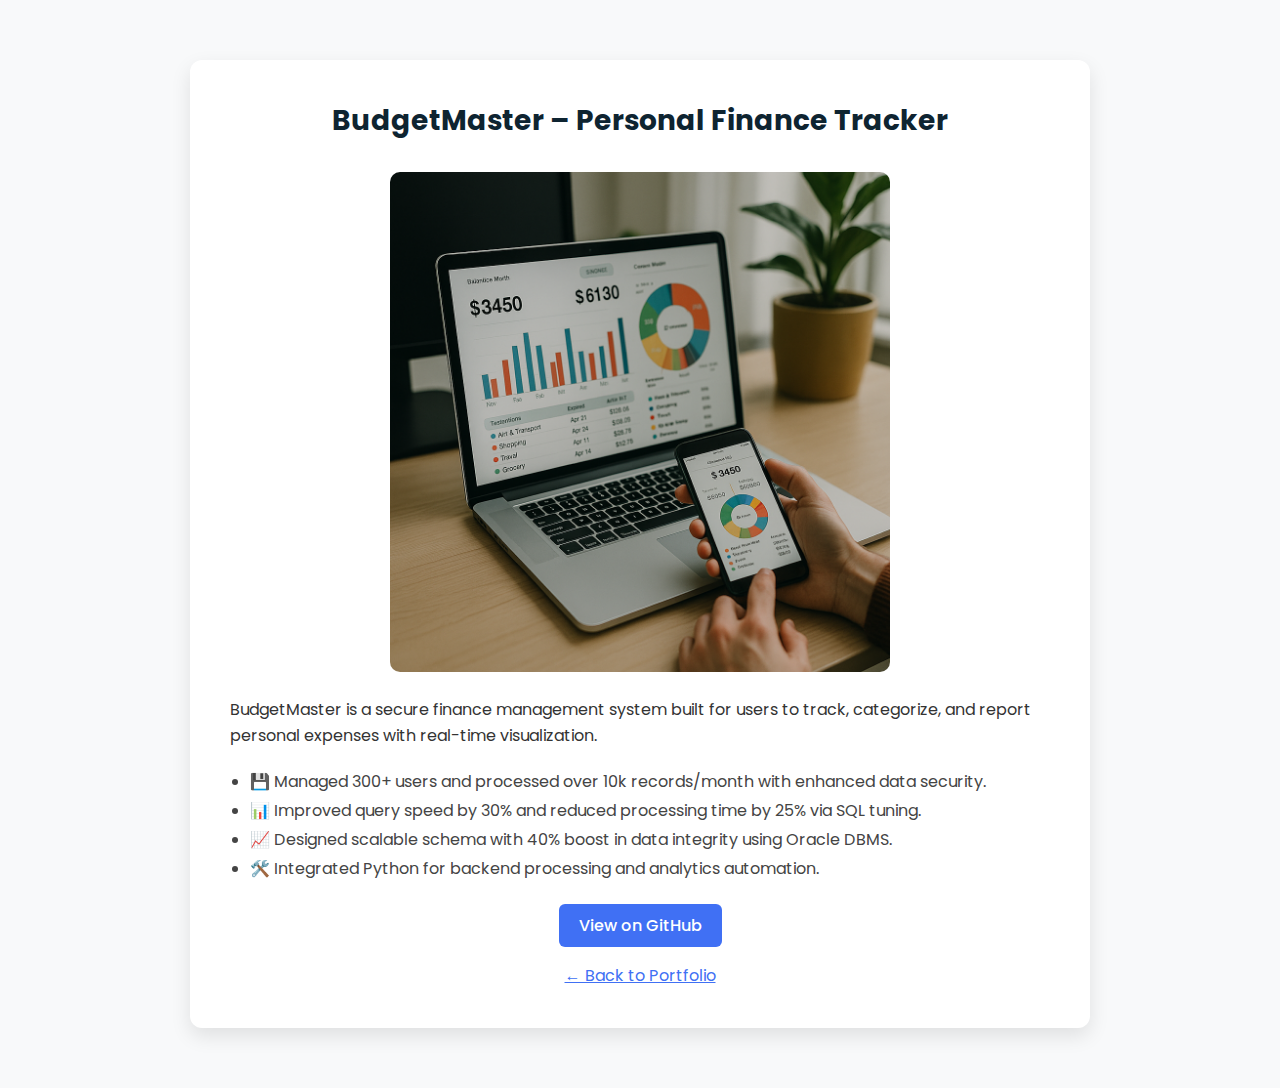
<file: projects/budgetmaster.html>
<!DOCTYPE html>
<html lang="en">
<head>
  <meta charset="UTF-8">
  <meta name="viewport" content="width=device-width, initial-scale=1.0">
  <title>BudgetMaster – Personal Finance Tracker</title>
  <link rel="stylesheet" href="../style.css">
</head>
<body>
  <section class="project-detail" style="padding: 60px 20px; font-family: 'Poppins', sans-serif; background-color: #f8f9fa;">
    <div class="content" style="max-width: 900px; margin: auto; background: #fff; padding: 40px; border-radius: 12px; box-shadow: 0 8px 20px rgba(0,0,0,0.1);">
      <div class="title" style="text-align: center; margin-bottom: 30px;">
        <h1 style="font-size: 28px; color: #0E2431;">BudgetMaster – Personal Finance Tracker</h1>
      </div>
      <img src="../images/budgetmaster.png" alt="BudgetMaster Preview" style="width:100%; max-width: 500px; display: block; margin: 0 auto 25px; border-radius: 10px;">
      <p style="font-size: 16px; color: #333; line-height: 1.6; margin-bottom: 20px;">
        BudgetMaster is a secure finance management system built for users to track, categorize, and report personal expenses with real-time visualization.
      </p>
      <ul style="margin-left: 20px; font-size: 16px; color: #444; line-height: 1.8;">
        <li>💾 Managed 300+ users and processed over 10k records/month with enhanced data security.</li>
        <li>📊 Improved query speed by 30% and reduced processing time by 25% via SQL tuning.</li>
        <li>📈 Designed scalable schema with 40% boost in data integrity using Oracle DBMS.</li>
        <li>🛠️ Integrated Python for backend processing and analytics automation.</li>
      </ul>
      <div style="margin-top: 30px; text-align: center;">
        <a href="https://github.com/DarshanRedddy/BudgetMaster" target="_blank" style="padding: 10px 20px; background-color: #4070f4; color: #fff; border-radius: 6px; text-decoration: none; font-weight: 500;">View on GitHub</a>
        <br><br>
        <a href="../index.html" style="color: #4070f4; text-decoration: underline;">← Back to Portfolio</a>
      </div>
    </div>
  </section>
</body>
</html>
</file>
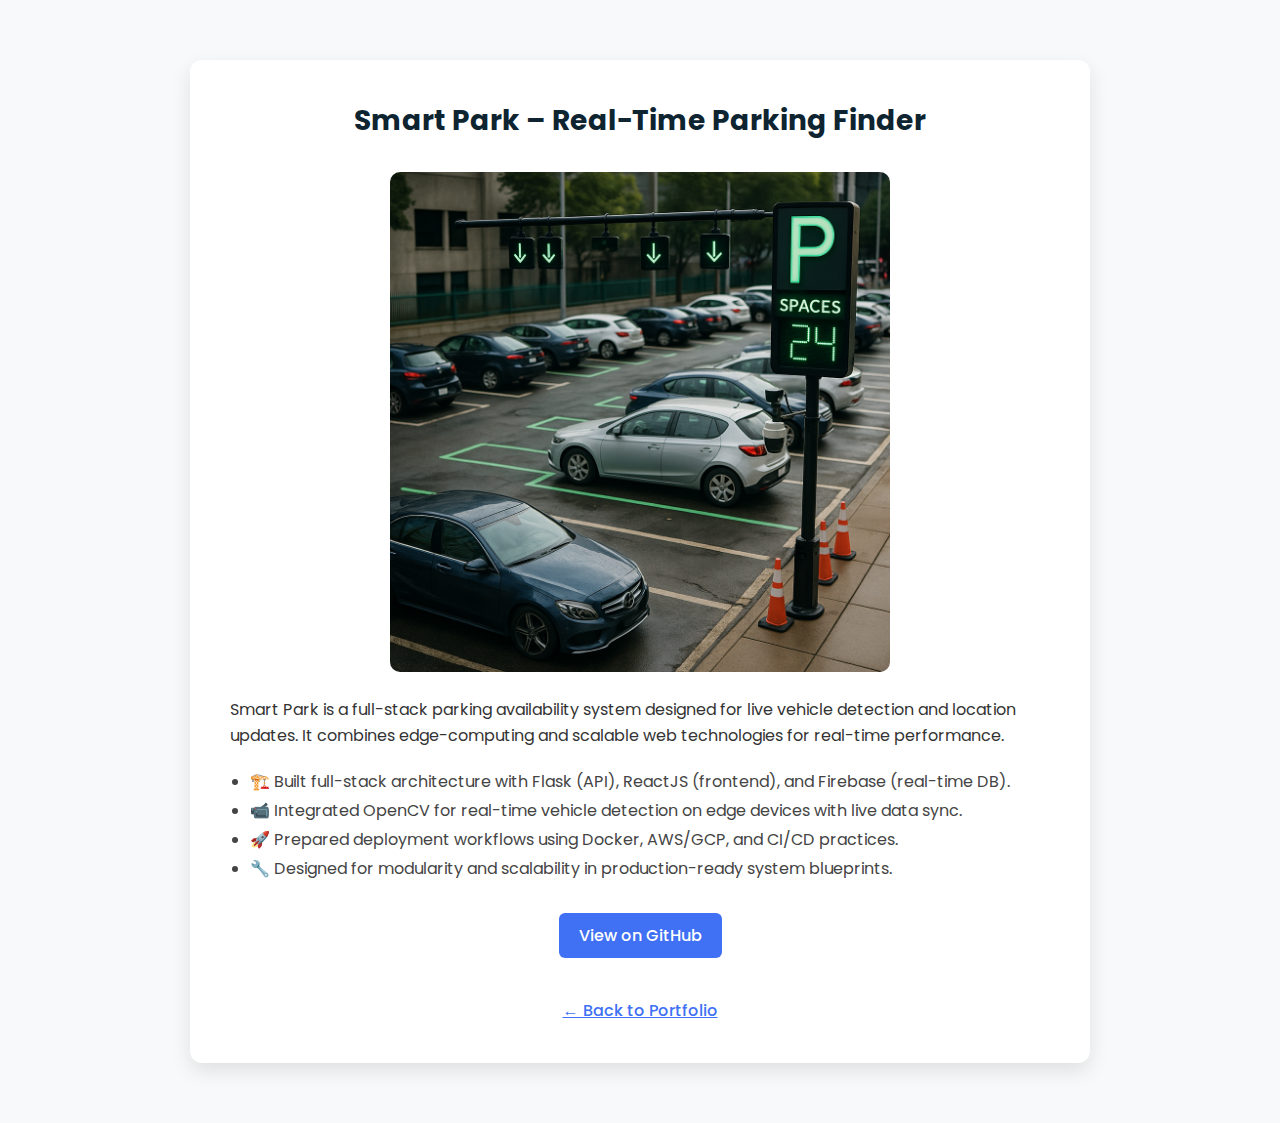
<file: projects/smartpark.html>
<!DOCTYPE html>
<html lang="en">
<head>
  <meta charset="UTF-8">
  <meta name="viewport" content="width=device-width, initial-scale=1.0">
  <title>Smart Park – Real-Time Parking Finder</title>
  <link rel="stylesheet" href="../style.css">
</head>
<body>
  <section class="project-detail" style="padding: 60px 20px; font-family: 'Poppins', sans-serif; background-color: #f8f9fa;">
    <div class="content" style="max-width: 900px; margin: auto; background: #fff; padding: 40px; border-radius: 12px; box-shadow: 0 8px 20px rgba(0,0,0,0.1);">
      <div class="title" style="text-align: center; margin-bottom: 30px;">
        <h1 style="font-size: 28px; color: #0E2431;">Smart Park – Real-Time Parking Finder</h1>
      </div>
      <img src="../images/park.png" alt="Smart Park Preview" style="width:100%; max-width: 500px; display: block; margin: 0 auto 25px; border-radius: 10px;">
      <p style="font-size: 16px; color: #333; line-height: 1.6; margin-bottom: 20px;">
        Smart Park is a full-stack parking availability system designed for live vehicle detection and location updates. It combines edge-computing and scalable web technologies for real-time performance.
      </p>
      <ul style="margin-left: 20px; font-size: 16px; color: #444; line-height: 1.8;">
        <li>🏗️ Built full-stack architecture with Flask (API), ReactJS (frontend), and Firebase (real-time DB).</li>
        <li>📹 Integrated OpenCV for real-time vehicle detection on edge devices with live data sync.</li>
        <li>🚀 Prepared deployment workflows using Docker, AWS/GCP, and CI/CD practices.</li>
        <li>🔧 Designed for modularity and scalability in production-ready system blueprints.</li>
      </ul>
      <div style="margin-top: 30px; text-align: center;">
        <a href="https://github.com/DarshanRedddy/SmartPark" target="_blank" style="padding: 10px 20px; background-color: #4070f4; color: #fff; border-radius: 6px; text-decoration: none; font-weight: 500; margin-bottom: 15px; display: inline-block;">View on GitHub</a>
        <br><br>
        <a href="../index.html" style="color: #4070f4; text-decoration: underline; font-weight: 500;">← Back to Portfolio</a>
      </div>
    </div>
  </section>
</body>
</html>
</file>
<file: style.css>
/* Google Font CDN Link */
@import url('https://fonts.googleapis.com/css2?family=Poppins:wght@400;500;600;700&family=Ubuntu:wght@400;500;700&display=swap');

* {
  margin: 0;
  padding: 0;
  box-sizing: border-box;
  text-decoration: none;
  scroll-behavior: smooth;
}

/* Custom Scroll Bar CSS */
::-webkit-scrollbar {
  width: 10px;
}

::-webkit-scrollbar-track {
  background: #f1f1f1;
}

::-webkit-scrollbar-thumb {
  background: #0d0d0d;
  border-radius: 12px;
  transition: all 0.3s ease;
}

::-webkit-scrollbar-thumb:hover {
  background: #01050f;
}

/* navbar styling */
nav {
  position: fixed;
  width: 100%;
  padding: 20px 0;
  z-index: 998;
  transition: all 0.3s ease;
  font-family: 'Ubuntu', sans-serif;
}

nav.sticky {
  background: #060606;
  padding: 13px 0;
}

nav .navbar {
  width: 90%;
  display: flex;
  justify-content: space-between;
  align-items: center;
  margin: auto;
}

nav .navbar .logo a {
  font-weight: 500;
  font-size: 35px;
  color: #353537;
}

nav.sticky .navbar .logo a {
  color: #fff;
}

nav .navbar .menu {
  display: flex;
  position: relative;
}

nav .navbar .menu li {
  list-style: none;
  margin: 0 20px;
}

.navbar .menu a {
  font-size: 18px;
  font-weight: 500;
  color: #0E2431;
  padding: 6px 0;
  transition: all 0.4s ease;
}

.navbar .menu a:hover {
  color: #3d3e41;
}

nav.sticky .menu a {
  color: #FFF;
}

nav.sticky .menu a:hover {
  color: #0E2431;
}

.navbar .media-icons a {
  color: #2d2e2f;
  font-size: 18px;
  margin: 0 6px;
}

nav.sticky .media-icons a {
  color: #FFF;
}

nav .menu-btn,
.navbar .menu .cancel-btn {
  position: absolute;
  color: #fff;
  right: 30px;
  top: 20px;
  font-size: 20px;
  cursor: pointer;
  transition: all 0.3s ease;
  display: none;
}

nav .menu-btn {
  color: #353537;
}

nav.sticky .menu-btn {
  color: #FFF;
}

.navbar .menu .menu-btn {
  color: #fff;
}

/* home section styling */
.home {
  height: 100vh;
  width: 100%;
  background: url("images/background.png") no-repeat;
  background-size: cover;
  background-position: center;
  background-attachment: fixed;
  font-family: 'Ubuntu', sans-serif;
}

.home .home-content {
  width: 90%;
  height: 100%;
  margin: auto;
  display: flex;
  flex-direction: column;
  justify-content: center;
}

.home .text-one {
  font-size: 25px;
  color: #0E2431;
}

.home .text-two {
  color: #0E2431;
  font-size: 75px;
  font-weight: 600;
  margin-left: -3px;
}

.home .text-three {
  font-size: 40px;
  margin: 5px 0;
  color: #373839;
}

.home .text-four {
  font-size: 23px;
  margin: 5px 0;
  color: #0E2431;
}

.home .button {
  margin: 14px 0;
}

.home .button button {
  outline: none;
  padding: 8px 16px;
  border-radius: 6px;
  font-size: 25px;
  font-weight: 400;
  background: #424346;
  color: #fff;
  cursor: pointer;
  border: 2px solid transparent;
  transition: all 0.4s ease;
}

.home .button button:hover {
  border-color: #171718;
  background-color: #fff;
  color: #242527;
}

section {
  padding-top: 40px;
}

section .content {
  width: 80%;
  margin: 40px auto;
  font-family: 'Poppins', sans-serif;
}

.about .about-details {
  display: flex;
  justify-content: space-between;
  align-items: center;
}

section .title {
  display: flex;
  justify-content: center;
  margin-bottom: 40px;
}

section .title span {
  color: #0E2431;
  font-size: 30px;
  font-weight: 600;
  position: relative;
  padding-bottom: 8px;
}

section .title span::before,
section .title span::after {
  content: '';
  position: absolute;
  height: 3px;
  width: 100%;
  background: #151515;
  left: 0;
  bottom: 0;
}

section .title span::after {
  bottom: -7px;
  width: 70%;
  left: 50%;
  transform: translateX(-50%);
}

.about .about-details .left {
  width: 45%;
}

.about .left img {
  height: 400px;
  width: 400px;
  object-fit: cover;
  border-radius: 50%;
  border: 4px solid #ccc;
  box-shadow: 0 4px 12px rgba(0,0,0,0.1);
}


.about-details .right {
  width: 55%;
}

section .topic {
  color: #0E2431;
  font-size: 25px;
  font-weight: 500;
  margin-bottom: 10px;
}

.about-details .right p {
  text-align: justify;
  color: #0E2431;
}

section .button {
  margin: 16px 0;
}

section .button button {
  outline: none;
  padding: 8px 16px;
  border-radius: 4px;
  font-size: 25px;
  font-weight: 400;
  background: #2d2d2f;
  color: #fff;
  border: 2px solid transparent;
  cursor: pointer;
  transition: all 0.4s ease;
}

section .button button:hover {
  border-color: #2b2b2d;
  background-color: #fff;
  color: #2b2c2f;
}

.skills {
  background: #F0F8FF;
}

.skills .content {
  padding: 40px 0;
}

.skills .skills-details {
  display: flex;
  justify-content: space-between;
  align-items: center;
}

.skills-details .text {
  width: 50%;
}

.skills-details p {
  color: #0E2431;
  text-align: justify;
}

.skills .skills-details .experience {
  display: flex;
  align-items: center;
  margin: 0 10px;
}

.skills-details .experience .num {
  color: #0E2431;
  font-size: 80px;
}

.skills-details .experience .exp {
  color: #0E2431;
  margin-left: 20px;
  font-size: 18px;
  font-weight: 500;
  margin: 0 6px;
}

.skills-details .boxes {
  width: 45%;
  display: flex;
  flex-wrap: wrap;
  justify-content: space-between;
}

.skills-details .box {
  width: calc(100% / 2 - 20px);
  margin: 20px 0;
}

.skills-details .boxes .topic {
  font-size: 20px;
  color: #2c2d2f;
}

.skills-details .boxes .per {
  font-size: 60px;
  color: #222325;
}

.services .boxes {
  display: flex;
  flex-wrap: wrap;
  justify-content: space-between;
  gap: 20px;
}

.services .boxes .box {
  margin: 20px 0;
  width: calc(100% / 3 - 20px);
  text-align: center;
  border-radius: 12px;
  padding: 30px 10px;
  box-shadow: 0 5px 10px rgba(0, 0, 0, 0.12);
  cursor: default;
  transition: all 0.4s ease;
  background-color: #fff;
}

.services .boxes .box .topic {
  min-height: 48px;
  display: flex;
  align-items: center;
  justify-content: center;
  text-align: center;
  font-size: 18px;
  font-weight: 600;
  color: #0E2431;
}

.services .boxes .box .topic a {
  color: inherit;
  text-decoration: none;
}

.services .boxes .box:hover {
  background: #282829;
  color: #fff;
}

.services .boxes .box:hover .topic,
.services .boxes .box:hover p {
  color: #fff;
}

.services .boxes .box .icon {
  height: 50px;
  width: 50px;
  background: #353638;
  border-radius: 50%;
  text-align: center;
  line-height: 50px;
  font-size: 18px;
  color: #fff;
  margin: 0 auto 10px auto;
  transition: all 0.4s ease;
}

.boxes .box:hover .icon {
  background-color: #fff;
  color: #53565d;
}

.contact {
  background: #F0F8FF;
}

.contact .content {
  margin: 0 auto;
  padding: 30px 0;
}

.contact .text {
  width: 80%;
  text-align: center;
  margin: auto;
}

footer {
  background: #2a2a2b;
  padding: 15px 0;
  text-align: center;
  font-family: 'Poppins', sans-serif;
}

footer .text span {
  font-size: 17px;
  font-weight: 400;
  color: #fff;
}

footer .text span a {
  font-weight: 500;
  color: #FFF;
}

footer .text span a:hover {
  text-decoration: underline;
}

.scroll-button a {
  position: fixed;
  bottom: 20px;
  right: 20px;
  color: #fff;
  background: #1e1e1f;
  padding: 7px 12px;
  font-size: 18px;
  border-radius: 6px;
  box-shadow: rgba(0, 0, 0, 0.15);
  display: none;
}

@media (max-width: 1190px) {
  section .content {
    width: 85%;
  }
}

@media (max-width: 1000px) {
  .about .about-details {
    justify-content: center;
    flex-direction: column;
  }

  .about .about-details .left {
    display: flex;
    justify-content: center;
    width: 100%;
  }

  .about-details .right {
    width: 90%;
    margin: 40px 0;
  }

  .services .boxes .box {
    margin: 20px 0;
    width: calc(100% / 2 - 20px);
  }
}

@media (max-width: 900px) {
  .about .left img {
    height: 350px;
    width: 350px;
  }
}

@media (max-width: 750px) {
  nav .navbar {
    width: 90%;
  }

  nav .navbar .menu {
    position: fixed;
    left: -100%;
    top: 0;
    background: #0E2431;
    height: 100vh;
    max-width: 400px;
    width: 100%;
    padding-top: 60px;
    flex-direction: column;
    align-items: center;
    transition: all 0.5s ease;
  }

  .navbar.active .menu {
    left: 0;
  }

  nav .navbar .menu a {
    font-size: 23px;
    display: block;
    color: #fff;
    margin: 15px 0;
  }

  nav.sticky .menu a:hover {
    color: #36373a;
  }

  nav .navbar .media-icons {
    display: none;
  }

  nav .menu-btn,
  .navbar .menu .cancel-btn {
    display: block;
  }

  .home .text-two {
    font-size: 65px;
  }

  .home .text-three {
    font-size: 35px;
  }

  .skills .skills-details {
    align-items: center;
    justify-content: center;
    flex-direction: column;
  }

  .skills-details .text {
    width: 100%;
    margin-bottom: 50px;
  }

  .skills-details .boxes {
    justify-content: center;
    align-items: center;
    width: 100%;
  }

  .services .boxes .box {
    margin: 20px 0;
    width: 100%;
  }

  .contact .text {
    width: 100%;
  }
}

@media (max-width: 500px) {
  .home .text-two {
    font-size: 55px;
  }

  .home .text-three {
    font-size: 33px;
  }

  .skills-details .boxes .per {
    font-size: 50px;
    color: #2a2b2d;
  }
}

.experience .boxes,
.services .boxes {
  display: flex;
  flex-wrap: wrap;
  justify-content: space-between;
  gap: 20px;
}

.experience .box,
.services .box {
  background: #fff;
  border-radius: 12px;
  box-shadow: 0 4px 10px rgba(0, 0, 0, 0.1);
  padding: 25px;
  width: calc(100% / 3 - 20px);
  transition: transform 0.3s ease, box-shadow 0.3s ease;
}

.experience .box:hover,
.services .box:hover {
  transform: translateY(-5px);
  box-shadow: 0 6px 15px rgba(0, 0, 0, 0.15);
}

.experience .box .icon,
.services .box .icon {
  font-size: 28px;
  color: #252628;
  margin-bottom: 10px;
}
.experience .box .icon {
  font-size: 28px;
  color: #252628;
  margin-bottom: 10px;
  display: flex;
  justify-content: center;
  align-items: center;
}


.experience .box .topic,
.services .box .topic {
  min-height: 58px; /* Ensures consistent height across titles */
  display: flex;
  align-items: center;
  justify-content: center;
  text-align: center;
}


.experience .box p,
.services .box p {
  color: #333;
  line-height: 1.6;
  font-size: 15px;
}

@media (max-width: 768px) {
  .experience .box,
  .services .box {
    width: 100%;
  }
}

.box {
  opacity: 0;
  transform: translateY(20px);
  transition: all 0.6s ease;
}

.box.visible {
  opacity: 1;
  transform: translateY
}

.services .box:hover {
  background: #0f0f0f;
  color: #fff;
}
</file>
